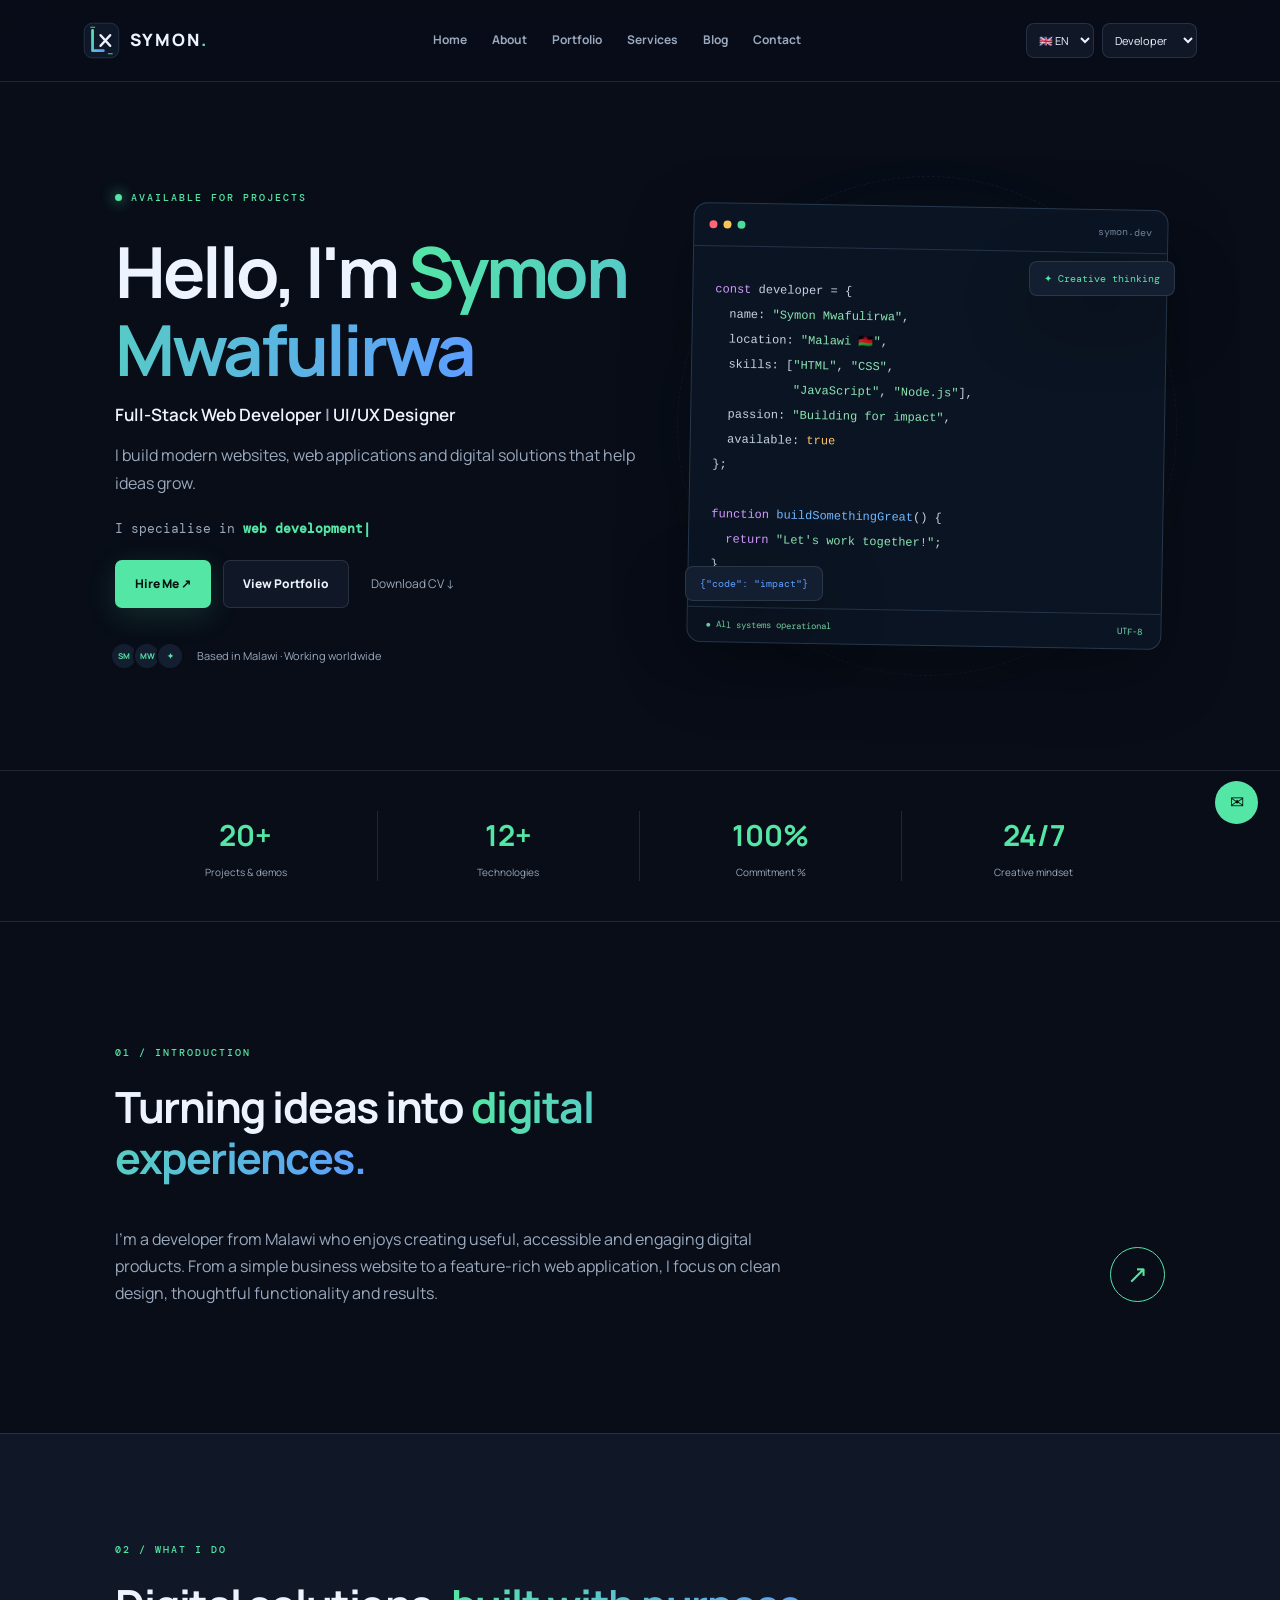
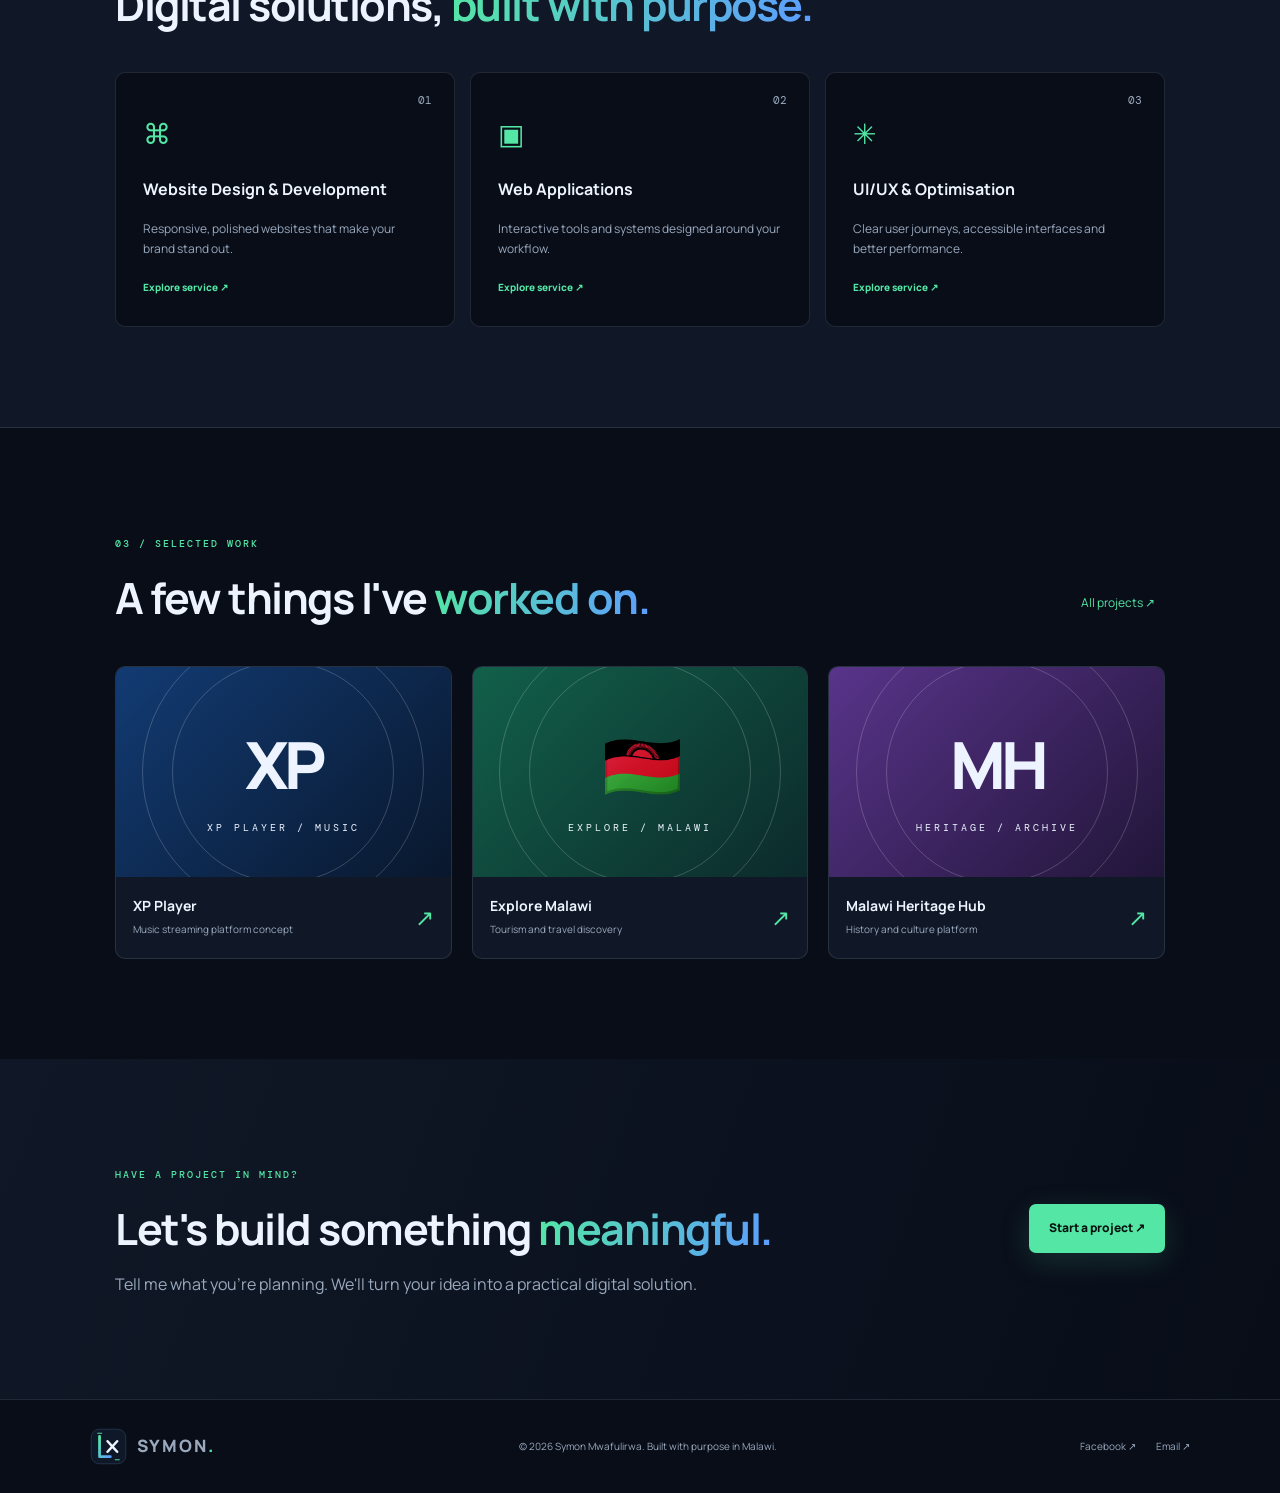
<file: index.html>
<!DOCTYPE html>
<html lang="en">
<head>
<meta charset="UTF-8"><meta name="viewport" content="width=device-width, initial-scale=1">
<title>Symon Mwafulirwa | Full-Stack Web Developer</title>
<meta name="description" content="Symon Mwafulirwa is a Malawian full-stack web developer and UI/UX designer creating modern websites, web applications and digital solutions.">
<meta name="keywords" content="Symon Mwafulirwa, Malawi web developer, website design, full-stack developer, UI UX">
<meta name="author" content="Symon Mwafulirwa"><meta name="theme-color" content="#080d18">
<meta property="og:title" content="Symon Mwafulirwa | Web Developer"><meta property="og:description" content="Modern websites, web applications and digital solutions."><meta property="og:type" content="website">
<link rel="icon" href="favicon.svg" type="image/svg+xml"><link rel="stylesheet" href="style.css">
<script defer src="translations.js"></script><script defer src="script.js"></script>
</head><body>
<div class="scroll-progress"></div>
<header class="header"><a class="brand" href="index.html"><img src="logo.svg" alt="SM logo"><span>SYMON<span class="accent">.</span></span></a>
<button class="menu-toggle" aria-label="Toggle navigation">☰</button>
<nav class="nav"><a href="#home" data-i18n="navHome">Home</a><a href="about.html" data-i18n="navAbout">About</a><a href="portfolio.html" data-i18n="navPortfolio">Portfolio</a><a href="services.html" data-i18n="navServices">Services</a><a href="blog.html" data-i18n="navBlog">Blog</a><a href="contact.html" data-i18n="navContact">Contact</a></nav>
<div class="header-tools"><select id="language" aria-label="Language"><option value="en">🇬🇧 EN</option><option value="ny">🇲🇼 NY</option></select><select id="theme" aria-label="Theme"><option value="dark">Developer</option><option value="cyber">Cyberpunk</option><option value="gold">Gold</option><option value="malawi">Malawi</option></select></div></header>
<main>
<section class="hero section" id="home"><div class="hero-copy"><span class="eyebrow"><i></i><span data-i18n="available">AVAILABLE FOR PROJECTS</span></span><h1 data-i18n="heroTitle">Hello, I'm <span class="gradient-text">Symon Mwafulirwa</span></h1><h2>Full-Stack Web Developer <span class="muted">|</span> UI/UX Designer</h2><p class="hero-lead" data-i18n="heroLead">I build modern websites, web applications and digital solutions that help ideas grow.</p><div class="typing-line"><span data-i18n="specialise">I specialise in</span> <strong id="typing">web development</strong><b class="cursor">|</b></div><div class="actions"><a class="btn primary" href="contact.html" data-i18n="hire">Hire Me ↗</a><a class="btn secondary" href="portfolio.html" data-i18n="viewWork">View Portfolio</a><a class="text-link" href="assets/Symon-Mwafulirwa-CV.txt" download data-i18n="downloadCv">Download CV ↓</a></div><div class="social-proof"><span class="avatar-stack"><b>SM</b><b>MW</b><b>✦</b></span><span data-i18n="based">Based in Malawi · Working worldwide</span></div></div>
<div class="hero-visual"><div class="orbit orbit-one"></div><div class="orbit orbit-two"></div><div class="code-card"><div class="window-dots"><i></i><i></i><i></i><span>symon.dev</span></div><pre><code><span class="code-purple">const</span> developer = {
  name: <span class="code-green">"Symon Mwafulirwa"</span>,
  location: <span class="code-green">"Malawi 🇲🇼"</span>,
  skills: [<span class="code-green">"HTML"</span>, <span class="code-green">"CSS"</span>,
           <span class="code-green">"JavaScript"</span>, <span class="code-green">"Node.js"</span>],
  passion: <span class="code-green">"Building for impact"</span>,
  available: <span class="code-orange">true</span>
};

<span class="code-purple">function</span> <span class="code-blue">buildSomethingGreat</span>() {
  <span class="code-purple">return</span> <span class="code-green">"Let's work together!"</span>;
}</code></pre><div class="code-footer"><span>● All systems operational</span><span>UTF-8</span></div></div><div class="float-tag tag-one">✦ Creative thinking</div><div class="float-tag tag-two">{"code": "impact"}</div><div class="hero-glow"></div></div></section>
<section class="stats section compact"><div class="stat"><strong data-count="20">0</strong><span data-i18n="projectsStat">Projects & demos</span></div><div class="stat"><strong data-count="12">0</strong><span data-i18n="techStat">Technologies</span></div><div class="stat"><strong data-count="100">0</strong><span data-i18n="commitStat">Commitment %</span></div><div class="stat"><strong>24/7</strong><span data-i18n="creativeStat">Creative mindset</span></div></section>
<section class="section intro"><div class="section-heading"><span class="eyebrow">01 / <span data-i18n="introLabel">INTRODUCTION</span></span><h2 data-i18n="introTitle">Turning ideas into <span class="gradient-text">digital experiences.</span></h2></div><div class="intro-grid"><p data-i18n="introText">I'm a developer from Malawi who enjoys creating useful, accessible and engaging digital products. From a simple business website to a feature-rich web application, I focus on clean design, thoughtful functionality and results.</p><a class="circle-link" href="about.html">↗</a></div></section>
<section class="section dark-panel"><div class="section-heading"><span class="eyebrow">02 / WHAT I DO</span><h2 data-i18n="servicesTitle">Digital solutions, <span class="gradient-text">built with purpose.</span></h2></div><div class="service-grid"><article class="service-card"><span>01</span><div class="service-icon">⌘</div><h3 data-i18n="serviceWeb">Website Design & Development</h3><p data-i18n="serviceWebDesc">Responsive, polished websites that make your brand stand out.</p><a href="services.html">Explore service ↗</a></article><article class="service-card"><span>02</span><div class="service-icon">▣</div><h3 data-i18n="serviceApp">Web Applications</h3><p data-i18n="serviceAppDesc">Interactive tools and systems designed around your workflow.</p><a href="services.html">Explore service ↗</a></article><article class="service-card"><span>03</span><div class="service-icon">✳</div><h3 data-i18n="serviceDesign">UI/UX & Optimisation</h3><p data-i18n="serviceDesignDesc">Clear user journeys, accessible interfaces and better performance.</p><a href="services.html">Explore service ↗</a></article></div></section>
<section class="section featured"><div class="section-heading row-heading"><div><span class="eyebrow">03 / SELECTED WORK</span><h2 data-i18n="workTitle">A few things I've <span class="gradient-text">worked on.</span></h2></div><a class="text-link" href="portfolio.html" data-i18n="allProjects">All projects ↗</a></div><div class="project-grid"><article class="project-card"><div class="project-art art-blue"><span>XP</span><small>XP PLAYER / MUSIC</small></div><div class="project-meta"><div><h3>XP Player</h3><p>Music streaming platform concept</p></div><a href="portfolio.html">↗</a></div></article><article class="project-card"><div class="project-art art-green"><span>🇲🇼</span><small>EXPLORE / MALAWI</small></div><div class="project-meta"><div><h3>Explore Malawi</h3><p>Tourism and travel discovery</p></div><a href="portfolio.html">↗</a></div></article><article class="project-card"><div class="project-art art-purple"><span>MH</span><small>HERITAGE / ARCHIVE</small></div><div class="project-meta"><div><h3>Malawi Heritage Hub</h3><p>History and culture platform</p></div><a href="portfolio.html">↗</a></div></article></div></section>
<section class="cta section"><div><span class="eyebrow">HAVE A PROJECT IN MIND?</span><h2 data-i18n="ctaTitle">Let's build something <span class="gradient-text">meaningful.</span></h2><p data-i18n="ctaText">Tell me what you're planning. We'll turn your idea into a practical digital solution.</p></div><a class="btn primary" href="contact.html" data-i18n="startProject">Start a project ↗</a></section>
</main><footer class="footer"><a class="brand" href="index.html"><img src="logo.svg" alt=""><span>SYMON<span class="accent">.</span></span></a><p>© <span id="year"></span> Symon Mwafulirwa. <span data-i18n="rights">Built with purpose in Malawi.</span></p><div><a href="https://www.facebook.com/search/top?q=deon%20symon" target="_blank" rel="noopener">Facebook ↗</a><a href="mailto:mwafukulture02@gmail.com">Email ↗</a></div></footer>
<button class="back-top" aria-label="Back to top">↑</button><button class="chat-launch" aria-label="Open chat">✉</button><div class="chat-box" aria-live="polite"><div class="chat-head"><b>Symon · Quick contact</b><button class="chat-close" aria-label="Close chat">×</button></div><p>Hi! What would you like to build?</p><div class="chat-choices"><a href="https://wa.me/265994047333?text=Hello%20Symon%2C%20I%20would%20like%20to%20discuss%20a%20project." target="_blank" rel="noopener">Request a quotation ↗</a><a href="mailto:mwafukulture02@gmail.com?subject=Project%20inquiry">Ask a question ↗</a></div></div>
</body></html>
</file>
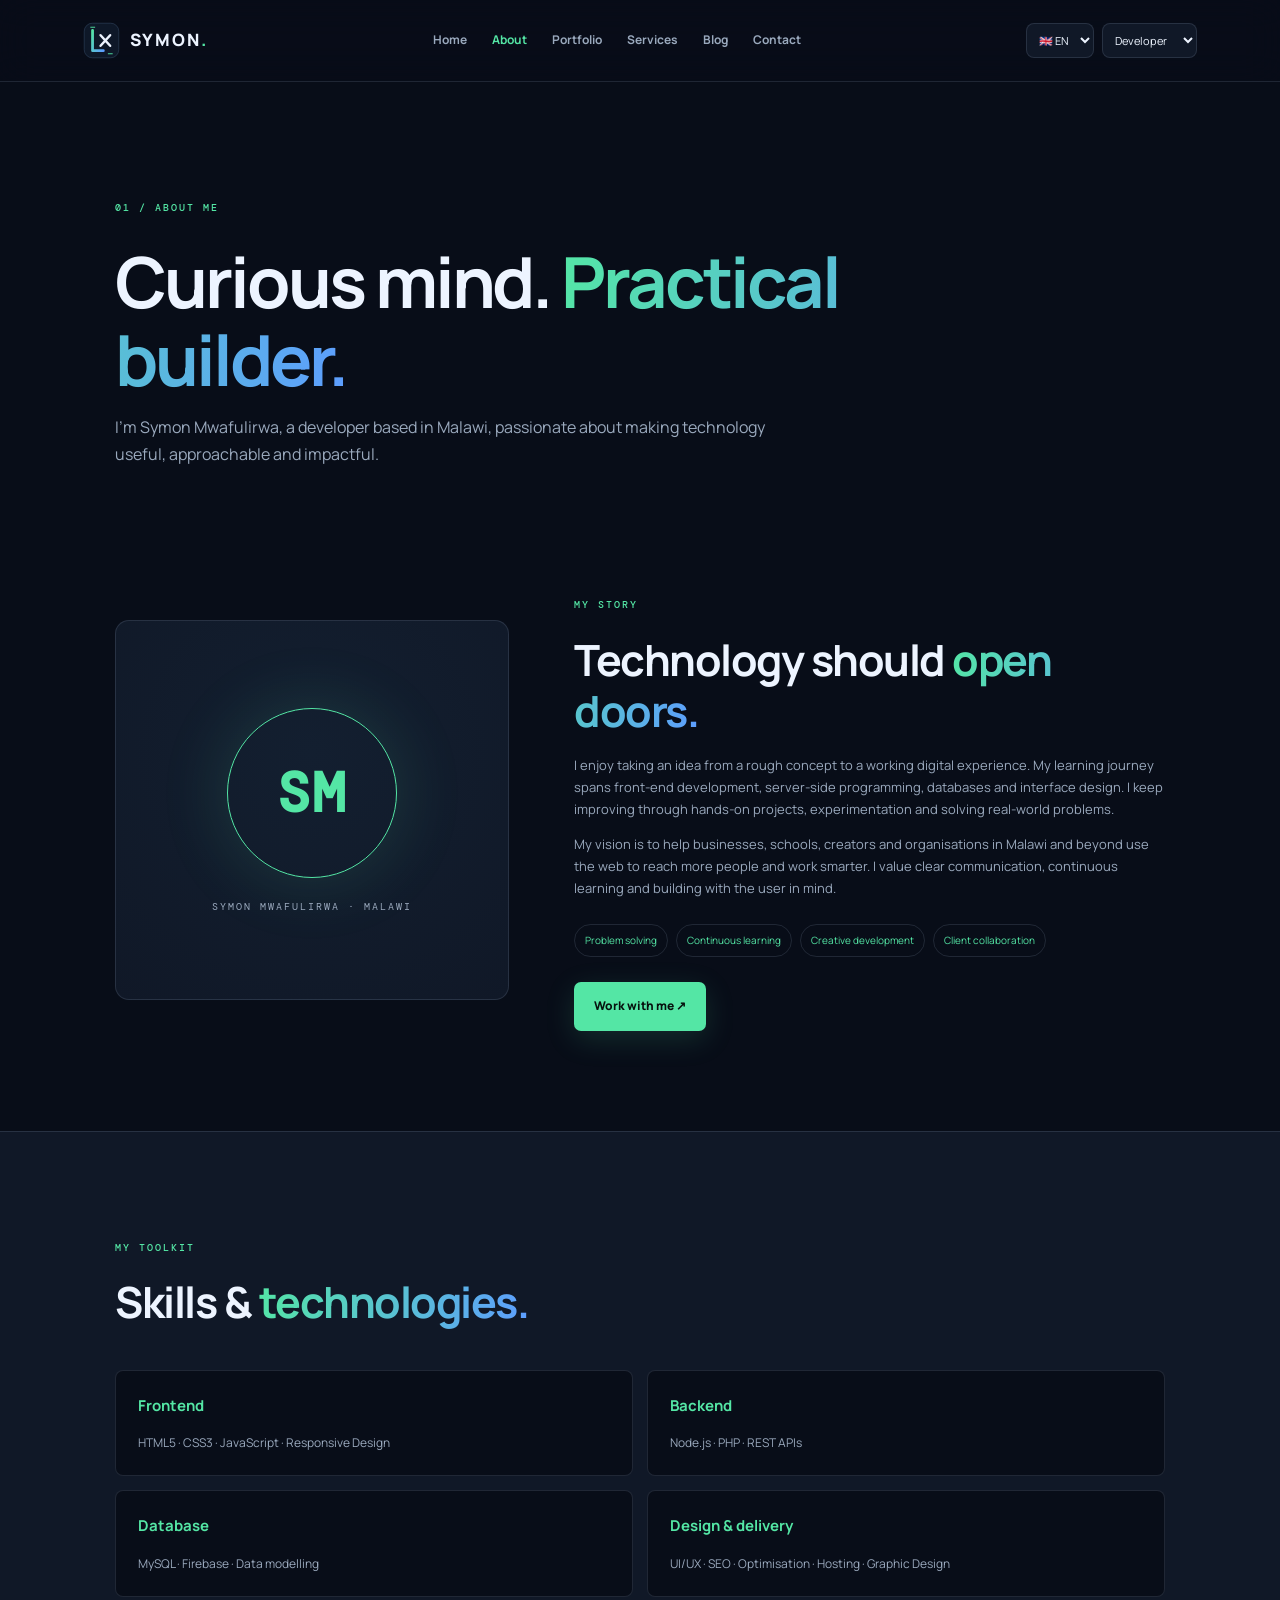
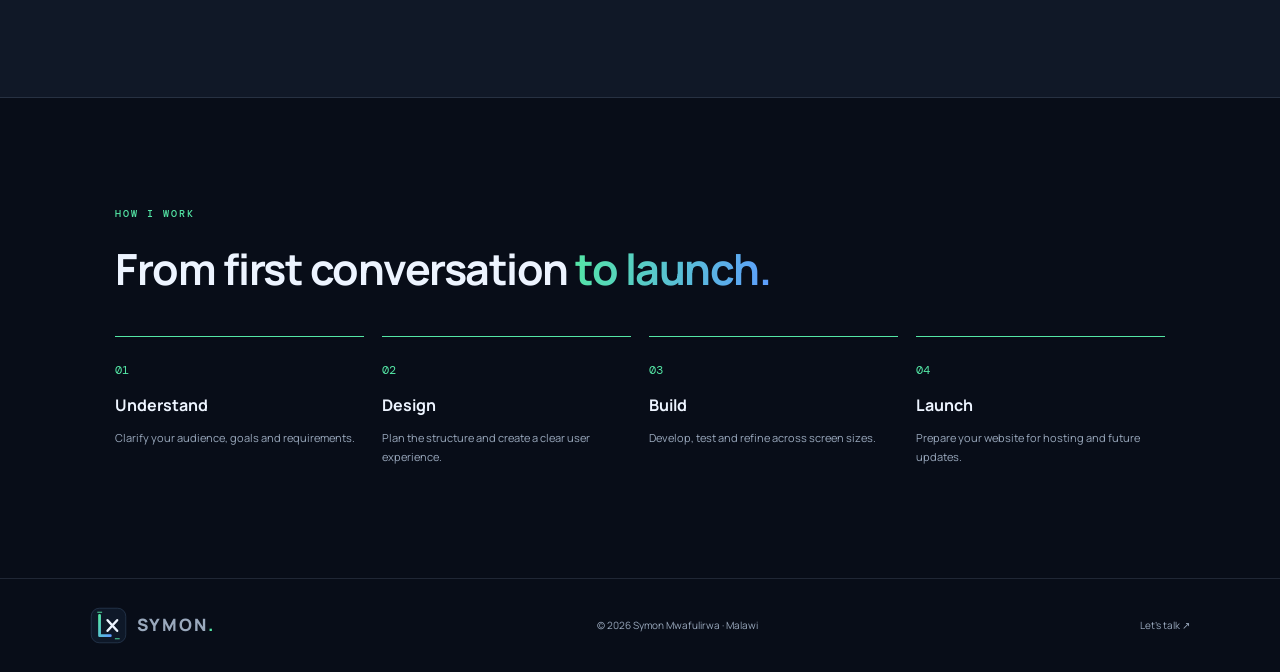
<file: about.html>
<!DOCTYPE html><html lang="en"><head><meta charset="UTF-8"><meta name="viewport" content="width=device-width,initial-scale=1"><title>About Symon | Developer</title><meta name="description" content="Learn about Symon Mwafulirwa, a Malawian web developer and software programmer."><link rel="icon" href="favicon.svg"><link rel="stylesheet" href="style.css"><script defer src="translations.js"></script><script defer src="script.js"></script></head><body><header class="header"><a class="brand" href="index.html"><img src="logo.svg"><span>SYMON<span class="accent">.</span></span></a><button class="menu-toggle">☰</button><nav class="nav"><a href="index.html">Home</a><a class="active" href="about.html">About</a><a href="portfolio.html">Portfolio</a><a href="services.html">Services</a><a href="blog.html">Blog</a><a href="contact.html">Contact</a></nav><div class="header-tools"><select id="language"><option value="en">🇬🇧 EN</option><option value="ny">🇲🇼 NY</option></select><select id="theme"><option value="dark">Developer</option><option value="cyber">Cyberpunk</option><option value="gold">Gold</option><option value="malawi">Malawi</option></select></div></header><main><section class="page-hero section"><span class="eyebrow">01 / ABOUT ME</span><h1>Curious mind. <span class="gradient-text">Practical builder.</span></h1><p>I’m Symon Mwafulirwa, a developer based in Malawi, passionate about making technology useful, approachable and impactful.</p></section><section class="section about-layout"><div class="profile-placeholder"><div class="profile-monogram">SM</div><span>SYMON MWAFULIRWA · MALAWI</span></div><div><span class="eyebrow">MY STORY</span><h2>Technology should <span class="gradient-text">open doors.</span></h2><p>I enjoy taking an idea from a rough concept to a working digital experience. My learning journey spans front-end development, server-side programming, databases and interface design. I keep improving through hands-on projects, experimentation and solving real-world problems.</p><p>My vision is to help businesses, schools, creators and organisations in Malawi and beyond use the web to reach more people and work smarter. I value clear communication, continuous learning and building with the user in mind.</p><div class="pill-list"><span>Problem solving</span><span>Continuous learning</span><span>Creative development</span><span>Client collaboration</span></div><a class="btn primary" href="contact.html">Work with me ↗</a></div></section><section class="section dark-panel"><div class="section-heading"><span class="eyebrow">MY TOOLKIT</span><h2>Skills & <span class="gradient-text">technologies.</span></h2></div><div class="skills-grid"><div class="skill-group"><h3>Frontend</h3><p>HTML5 · CSS3 · JavaScript · Responsive Design</p></div><div class="skill-group"><h3>Backend</h3><p>Node.js · PHP · REST APIs</p></div><div class="skill-group"><h3>Database</h3><p>MySQL · Firebase · Data modelling</p></div><div class="skill-group"><h3>Design & delivery</h3><p>UI/UX · SEO · Optimisation · Hosting · Graphic Design</p></div></div></section><section class="section"><div class="section-heading"><span class="eyebrow">HOW I WORK</span><h2>From first conversation <span class="gradient-text">to launch.</span></h2></div><div class="timeline"><article><b>01</b><h3>Understand</h3><p>Clarify your audience, goals and requirements.</p></article><article><b>02</b><h3>Design</h3><p>Plan the structure and create a clear user experience.</p></article><article><b>03</b><h3>Build</h3><p>Develop, test and refine across screen sizes.</p></article><article><b>04</b><h3>Launch</h3><p>Prepare your website for hosting and future updates.</p></article></div></section></main><footer class="footer"><a class="brand" href="index.html"><img src="logo.svg"><span>SYMON<span class="accent">.</span></span></a><p>© <span id="year"></span> Symon Mwafulirwa · Malawi</p><a href="contact.html">Let's talk ↗</a></footer><button class="back-top">↑</button></body></html>
</file>
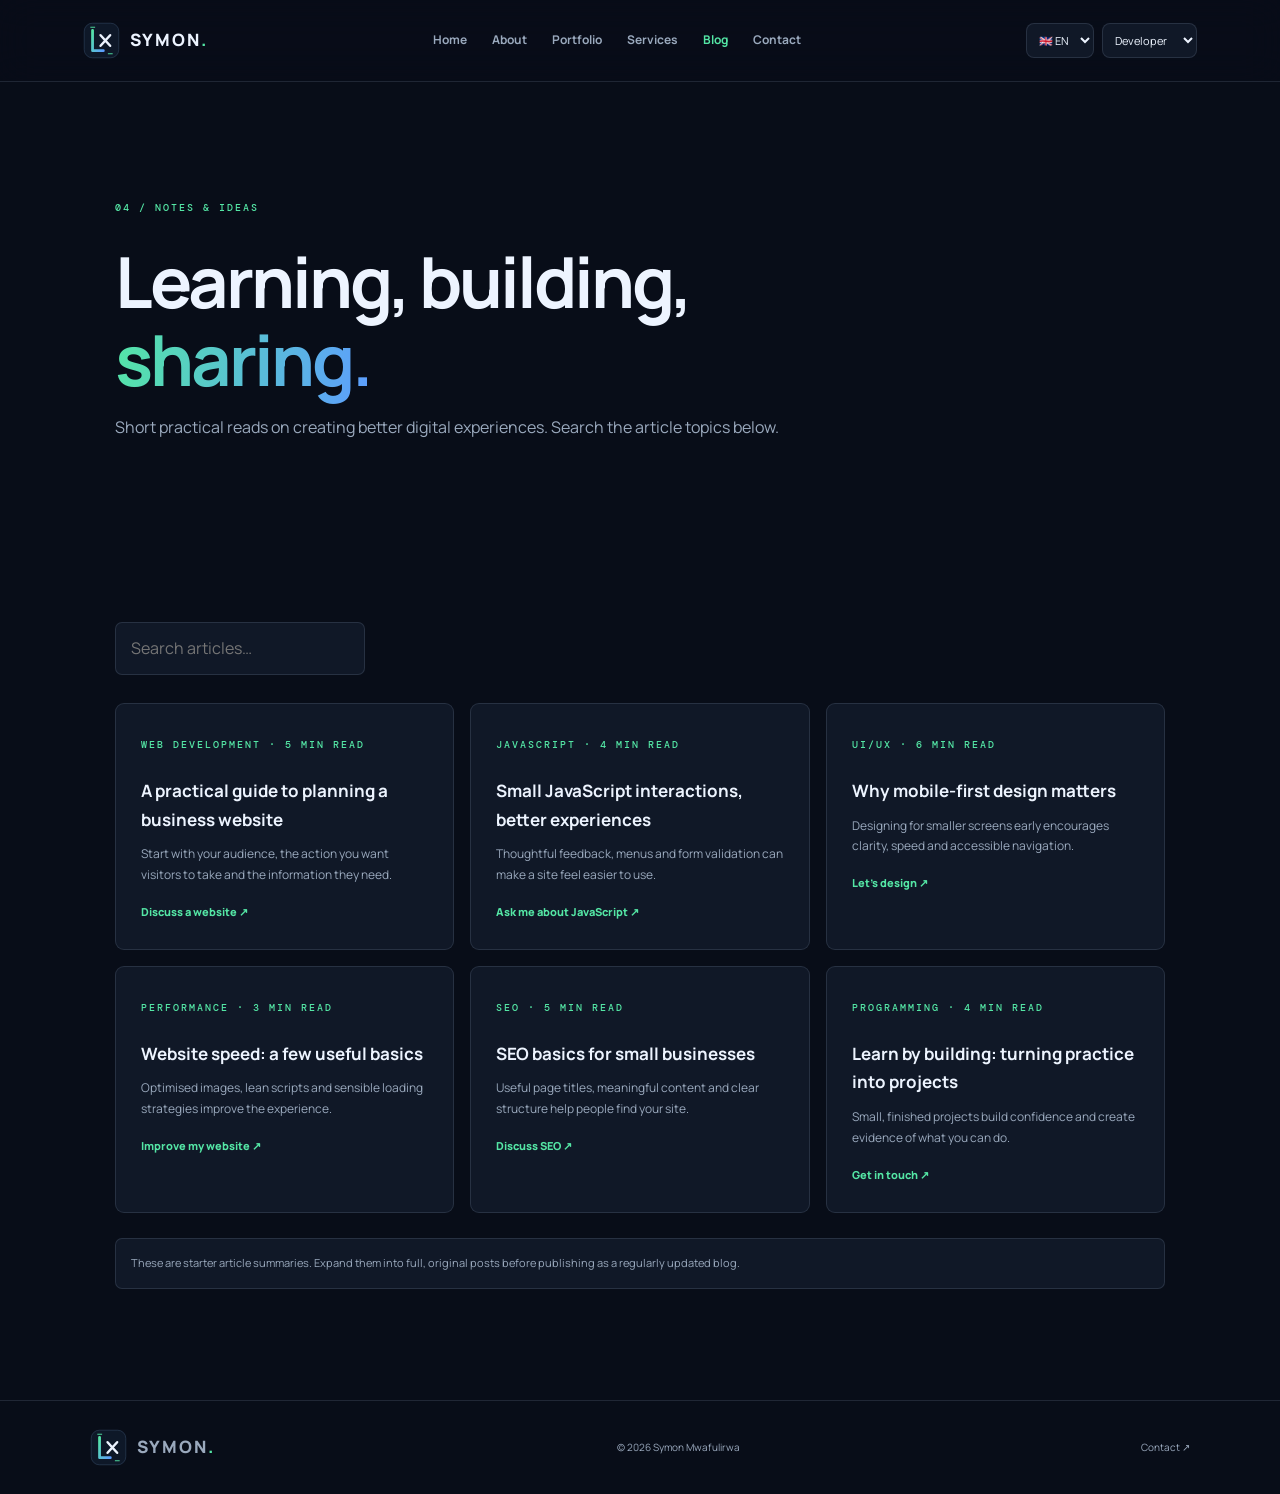
<file: blog.html>
<!DOCTYPE html><html lang="en"><head><meta charset="UTF-8"><meta name="viewport" content="width=device-width,initial-scale=1"><title>Blog | Symon Mwafulirwa</title><meta name="description" content="Notes and practical articles about web development, JavaScript, UI/UX and technology."><link rel="icon" href="favicon.svg"><link rel="stylesheet" href="style.css"><script defer src="translations.js"></script><script defer src="script.js"></script></head><body><header class="header"><a class="brand" href="index.html"><img src="logo.svg"><span>SYMON<span class="accent">.</span></span></a><button class="menu-toggle">☰</button><nav class="nav"><a href="index.html">Home</a><a href="about.html">About</a><a href="portfolio.html">Portfolio</a><a href="services.html">Services</a><a class="active" href="blog.html">Blog</a><a href="contact.html">Contact</a></nav><div class="header-tools"><select id="language"><option value="en">🇬🇧 EN</option><option value="ny">🇲🇼 NY</option></select><select id="theme"><option value="dark">Developer</option><option value="cyber">Cyberpunk</option><option value="gold">Gold</option><option value="malawi">Malawi</option></select></div></header><main><section class="page-hero section"><span class="eyebrow">04 / NOTES & IDEAS</span><h1>Learning, building, <span class="gradient-text">sharing.</span></h1><p>Short practical reads on creating better digital experiences. Search the article topics below.</p></section><section class="section"><div class="portfolio-controls"><input type="search" id="blogSearch" placeholder="Search articles…" aria-label="Search articles"></div><div class="blog-grid" id="blogGrid"><article class="blog-card" data-name="A practical guide to planning a business website"><span class="eyebrow">WEB DEVELOPMENT · 5 MIN READ</span><h3>A practical guide to planning a business website</h3><p>Start with your audience, the action you want visitors to take and the information they need.</p><a href="contact.html?subject=Business%20website%20planning">Discuss a website ↗</a></article><article class="blog-card" data-name="JavaScript small interactions better experience"><span class="eyebrow">JAVASCRIPT · 4 MIN READ</span><h3>Small JavaScript interactions, better experiences</h3><p>Thoughtful feedback, menus and form validation can make a site feel easier to use.</p><a href="contact.html?subject=JavaScript%20project">Ask me about JavaScript ↗</a></article><article class="blog-card" data-name="Mobile first UI UX design"><span class="eyebrow">UI/UX · 6 MIN READ</span><h3>Why mobile-first design matters</h3><p>Designing for smaller screens early encourages clarity, speed and accessible navigation.</p><a href="contact.html?subject=UI%20UX%20design">Let's design ↗</a></article><article class="blog-card" data-name="Website speed optimisation basics"><span class="eyebrow">PERFORMANCE · 3 MIN READ</span><h3>Website speed: a few useful basics</h3><p>Optimised images, lean scripts and sensible loading strategies improve the experience.</p><a href="contact.html?subject=Website%20optimisation">Improve my website ↗</a></article><article class="blog-card" data-name="SEO basics for small businesses"><span class="eyebrow">SEO · 5 MIN READ</span><h3>SEO basics for small businesses</h3><p>Useful page titles, meaningful content and clear structure help people find your site.</p><a href="contact.html?subject=SEO">Discuss SEO ↗</a></article><article class="blog-card" data-name="Learning to code through projects"><span class="eyebrow">PROGRAMMING · 4 MIN READ</span><h3>Learn by building: turning practice into projects</h3><p>Small, finished projects build confidence and create evidence of what you can do.</p><a href="contact.html?subject=Development%20mentoring">Get in touch ↗</a></article></div><p class="empty-state" id="blogEmpty" hidden>No articles match your search.</p><p class="notice">These are starter article summaries. Expand them into full, original posts before publishing as a regularly updated blog.</p></section></main><footer class="footer"><a class="brand" href="index.html"><img src="logo.svg"><span>SYMON<span class="accent">.</span></span></a><p>© <span id="year"></span> Symon Mwafulirwa</p><a href="contact.html">Contact ↗</a></footer><button class="back-top">↑</button></body></html>
</file>
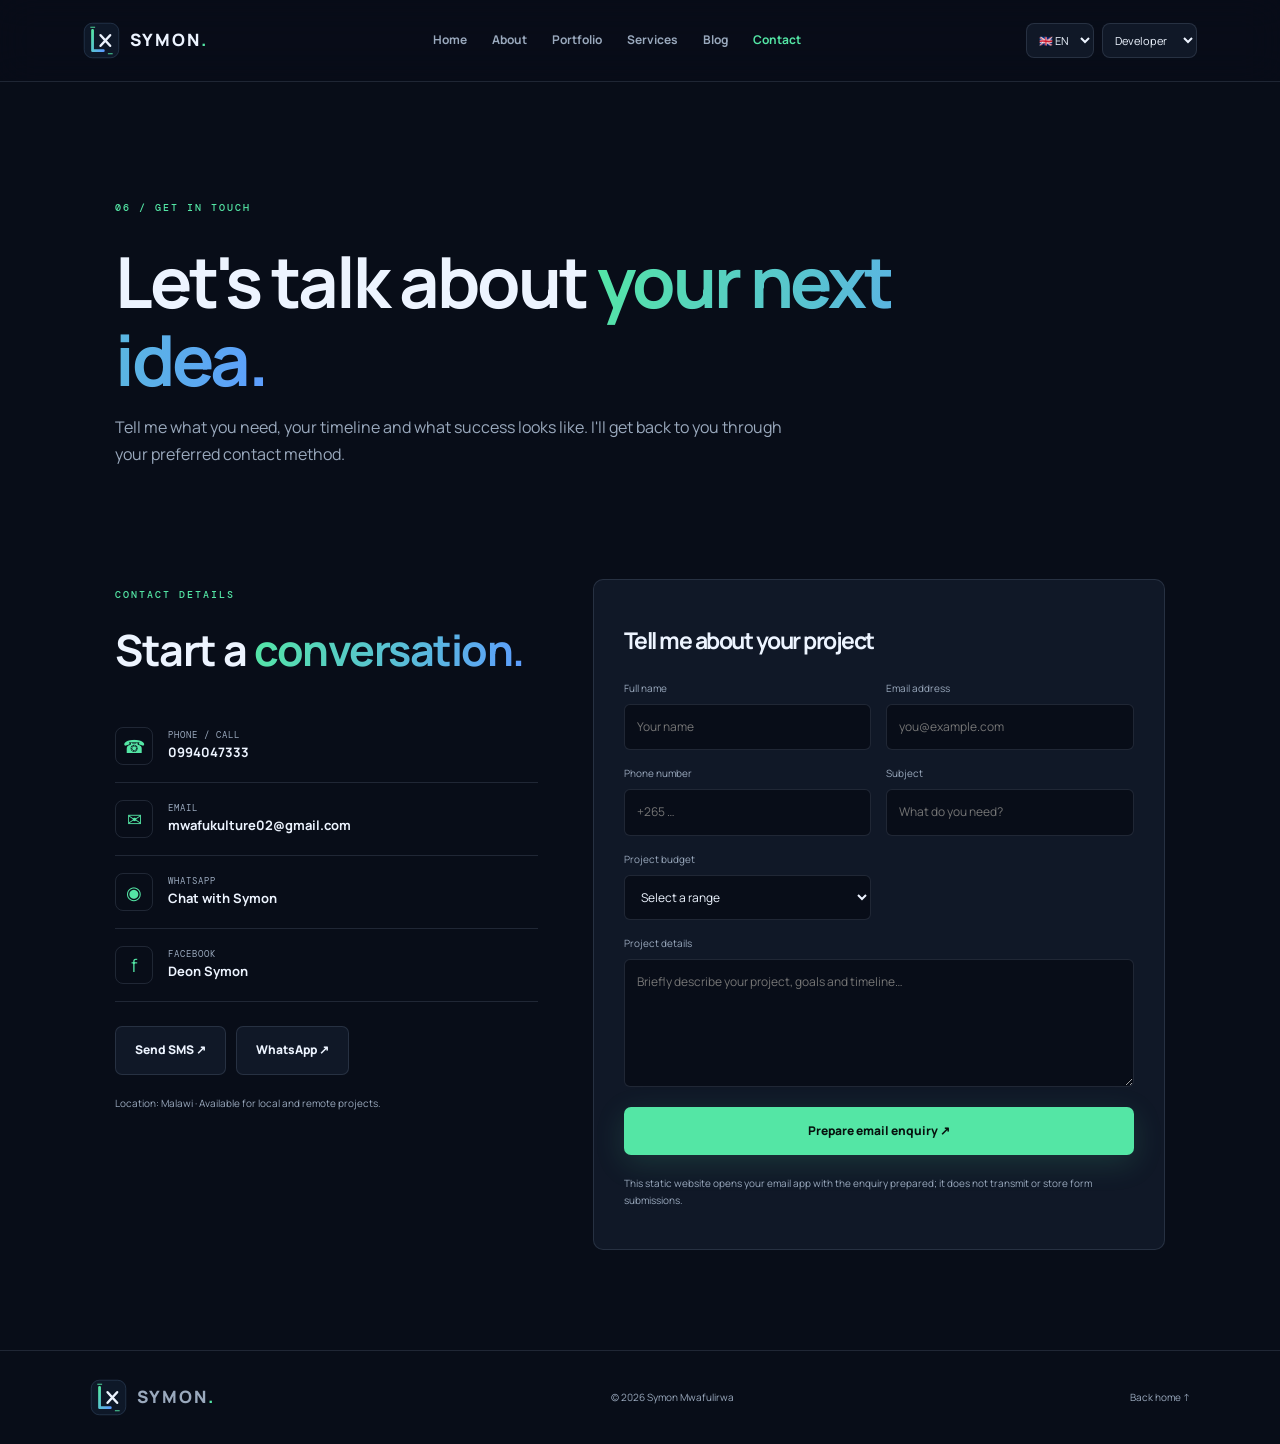
<file: contact.html>
<!DOCTYPE html><html lang="en"><head><meta charset="UTF-8"><meta name="viewport" content="width=device-width,initial-scale=1"><title>Contact Symon | Start a Project</title><meta name="description" content="Contact Symon Mwafulirwa in Malawi for website design, web development and software projects."><link rel="icon" href="favicon.svg"><link rel="stylesheet" href="style.css"><script defer src="translations.js"></script><script defer src="script.js"></script></head><body><header class="header"><a class="brand" href="index.html"><img src="logo.svg"><span>SYMON<span class="accent">.</span></span></a><button class="menu-toggle">☰</button><nav class="nav"><a href="index.html">Home</a><a href="about.html">About</a><a href="portfolio.html">Portfolio</a><a href="services.html">Services</a><a href="blog.html">Blog</a><a class="active" href="contact.html">Contact</a></nav><div class="header-tools"><select id="language"><option value="en">🇬🇧 EN</option><option value="ny">🇲🇼 NY</option></select><select id="theme"><option value="dark">Developer</option><option value="cyber">Cyberpunk</option><option value="gold">Gold</option><option value="malawi">Malawi</option></select></div></header><main><section class="page-hero section"><span class="eyebrow">06 / GET IN TOUCH</span><h1>Let's talk about <span class="gradient-text">your next idea.</span></h1><p>Tell me what you need, your timeline and what success looks like. I'll get back to you through your preferred contact method.</p></section><section class="section contact-layout"><div class="contact-info"><span class="eyebrow">CONTACT DETAILS</span><h2>Start a <span class="gradient-text">conversation.</span></h2><a class="contact-row" href="tel:0994047333"><span>☎</span><div><small>PHONE / CALL</small><b>0994047333</b></div></a><a class="contact-row" href="mailto:mwafukulture02@gmail.com"><span>✉</span><div><small>EMAIL</small><b>mwafukulture02@gmail.com</b></div></a><a class="contact-row" href="https://wa.me/265994047333" target="_blank" rel="noopener"><span>◉</span><div><small>WHATSAPP</small><b>Chat with Symon</b></div></a><a class="contact-row" href="https://www.facebook.com/search/top?q=deon%20symon" target="_blank" rel="noopener"><span>f</span><div><small>FACEBOOK</small><b>Deon Symon</b></div></a><div class="quick-actions"><a class="btn secondary" href="sms:0994047333">Send SMS ↗</a><a class="btn secondary" href="https://wa.me/265994047333" target="_blank" rel="noopener">WhatsApp ↗</a></div><p class="small-note">Location: Malawi · Available for local and remote projects.</p></div><form class="contact-form" id="contactForm"><h2>Tell me about your project</h2><div class="form-grid"><label>Full name<input name="name" required autocomplete="name" placeholder="Your name"></label><label>Email address<input name="email" type="email" required autocomplete="email" placeholder="you@example.com"></label><label>Phone number<input name="phone" type="tel" autocomplete="tel" placeholder="+265 …"></label><label>Subject<input name="subject" id="subjectField" required placeholder="What do you need?"></label><label>Project budget<select name="budget"><option value="">Select a range</option><option>Under MK100,000</option><option>MK100,000 – MK300,000</option><option>MK300,000 – MK700,000</option><option>MK700,000+</option><option>Let's discuss</option></select></label><label class="full">Project details<textarea name="message" rows="5" required placeholder="Briefly describe your project, goals and timeline…"></textarea></label></div><button class="btn primary submit-btn" type="submit">Prepare email enquiry ↗</button><p class="form-hint" id="formMessage" role="status">This static website opens your email app with the enquiry prepared; it does not transmit or store form submissions.</p></form></section></main><footer class="footer"><a class="brand" href="index.html"><img src="logo.svg"><span>SYMON<span class="accent">.</span></span></a><p>© <span id="year"></span> Symon Mwafulirwa</p><a href="index.html">Back home ↑</a></footer><button class="back-top">↑</button></body></html>
</file>
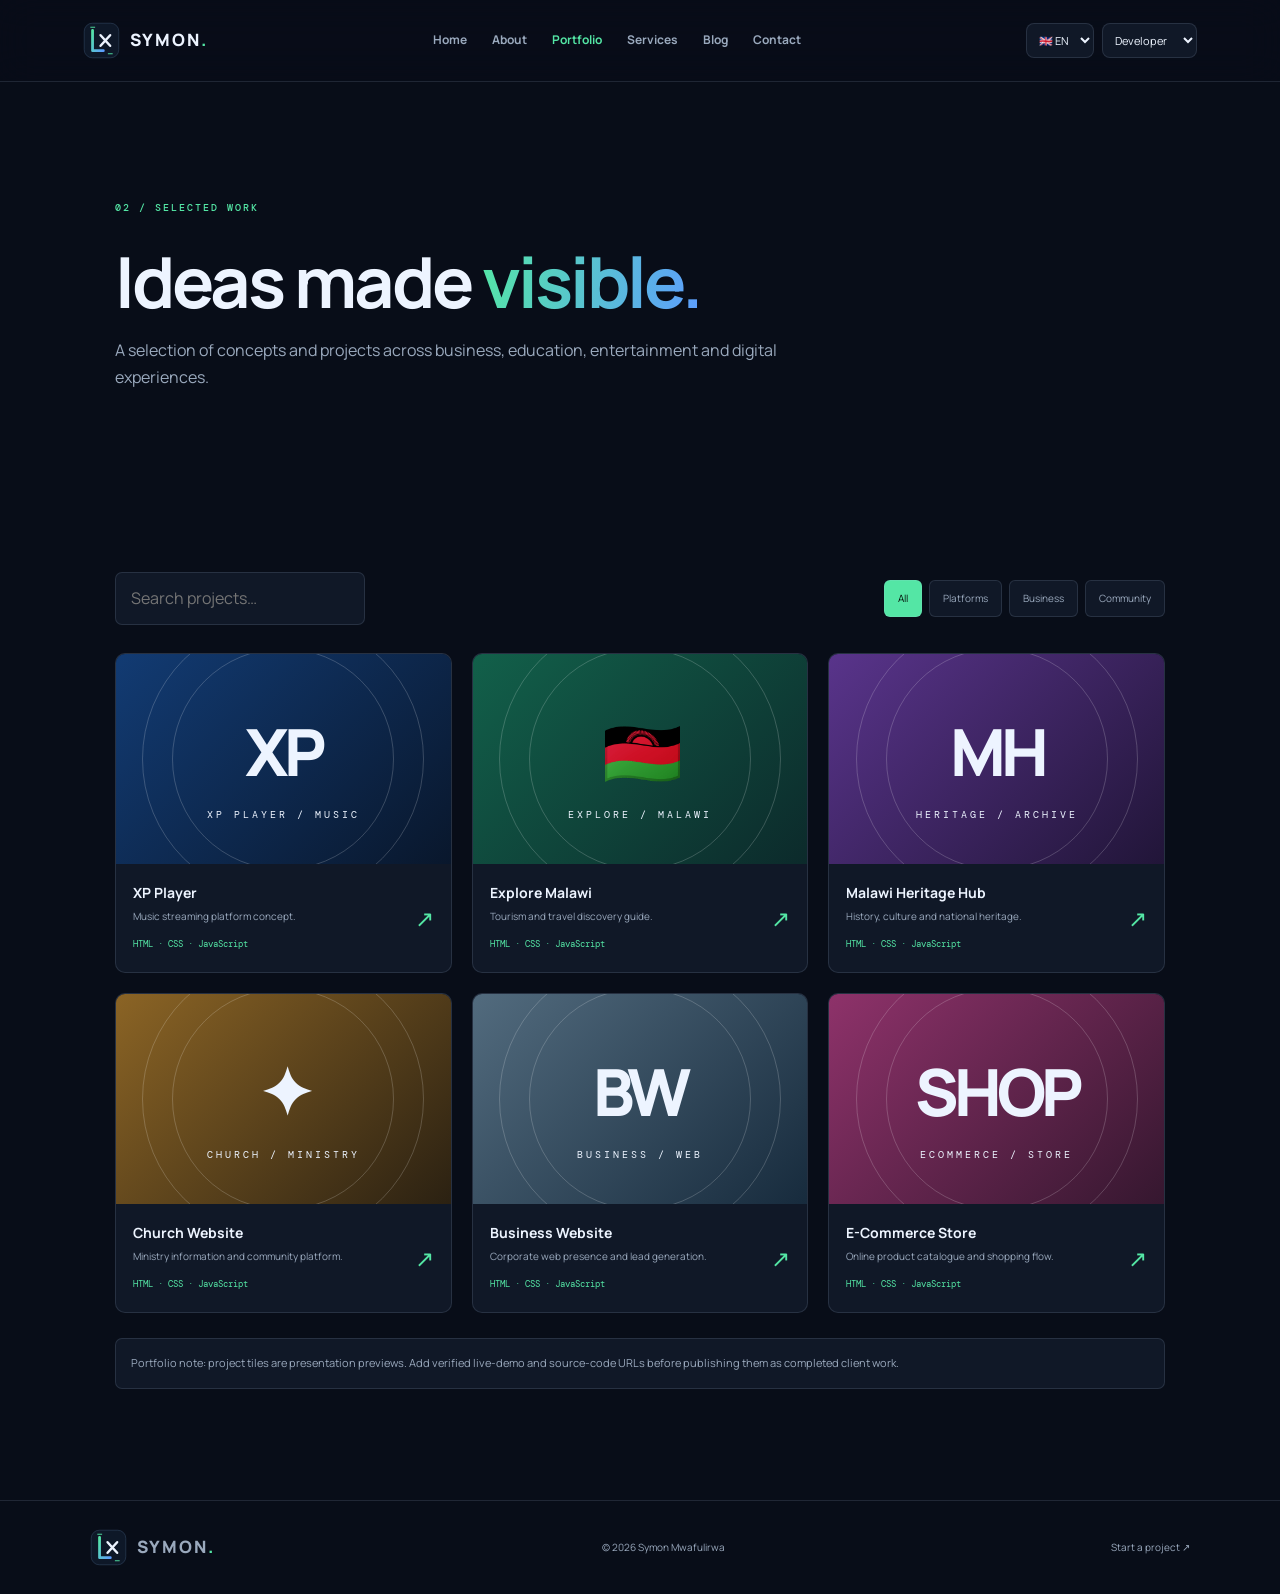
<file: portfolio.html>
<!DOCTYPE html><html lang="en"><head><meta charset="UTF-8"><meta name="viewport" content="width=device-width,initial-scale=1"><title>Portfolio | Symon Mwafulirwa</title><meta name="description" content="Explore website and web application concepts by Malawian developer Symon Mwafulirwa."><link rel="icon" href="favicon.svg"><link rel="stylesheet" href="style.css"><script defer src="translations.js"></script><script defer src="script.js"></script></head><body><header class="header"><a class="brand" href="index.html"><img src="logo.svg"><span>SYMON<span class="accent">.</span></span></a><button class="menu-toggle">☰</button><nav class="nav"><a href="index.html">Home</a><a href="about.html">About</a><a class="active" href="portfolio.html">Portfolio</a><a href="services.html">Services</a><a href="blog.html">Blog</a><a href="contact.html">Contact</a></nav><div class="header-tools"><select id="language"><option value="en">🇬🇧 EN</option><option value="ny">🇲🇼 NY</option></select><select id="theme"><option value="dark">Developer</option><option value="cyber">Cyberpunk</option><option value="gold">Gold</option><option value="malawi">Malawi</option></select></div></header><main><section class="page-hero section"><span class="eyebrow">02 / SELECTED WORK</span><h1>Ideas made <span class="gradient-text">visible.</span></h1><p>A selection of concepts and projects across business, education, entertainment and digital experiences.</p></section><section class="section"><div class="portfolio-controls"><input id="projectSearch" type="search" placeholder="Search projects…" aria-label="Search projects"><div class="filters"><button class="filter active" data-filter="all">All</button><button class="filter" data-filter="platform">Platforms</button><button class="filter" data-filter="business">Business</button><button class="filter" data-filter="community">Community</button></div></div><div class="project-grid portfolio-grid" id="portfolioGrid">
<article class="project-card" data-category="platform" data-name="XP Player music streaming"><div class="project-art art-blue"><span>XP</span><small>XP PLAYER / MUSIC</small></div><div class="project-meta"><div><h3>XP Player</h3><p>Music streaming platform concept.</p><small>HTML · CSS · JavaScript</small></div><a href="contact.html?project=XP%20Player" aria-label="Ask about XP Player">↗</a></div></article>
<article class="project-card" data-category="platform" data-name="Explore Malawi tourism travel"><div class="project-art art-green"><span>🇲🇼</span><small>EXPLORE / MALAWI</small></div><div class="project-meta"><div><h3>Explore Malawi</h3><p>Tourism and travel discovery guide.</p><small>HTML · CSS · JavaScript</small></div><a href="contact.html?project=Explore%20Malawi">↗</a></div></article>
<article class="project-card" data-category="community" data-name="Malawi Heritage Hub history culture"><div class="project-art art-purple"><span>MH</span><small>HERITAGE / ARCHIVE</small></div><div class="project-meta"><div><h3>Malawi Heritage Hub</h3><p>History, culture and national heritage.</p><small>HTML · CSS · JavaScript</small></div><a href="contact.html?project=Malawi%20Heritage%20Hub">↗</a></div></article>
<article class="project-card" data-category="community" data-name="Church ministry pastor"><div class="project-art art-gold"><span>✦</span><small>CHURCH / MINISTRY</small></div><div class="project-meta"><div><h3>Church Website</h3><p>Ministry information and community platform.</p><small>HTML · CSS · JavaScript</small></div><a href="contact.html?project=Church%20Website">↗</a></div></article>
<article class="project-card" data-category="business" data-name="Business corporate website"><div class="project-art art-slate"><span>BW</span><small>BUSINESS / WEB</small></div><div class="project-meta"><div><h3>Business Website</h3><p>Corporate web presence and lead generation.</p><small>HTML · CSS · JavaScript</small></div><a href="contact.html?project=Business%20Website">↗</a></div></article>
<article class="project-card" data-category="business" data-name="Ecommerce online shopping store"><div class="project-art art-pink"><span>SHOP</span><small>ECOMMERCE / STORE</small></div><div class="project-meta"><div><h3>E-Commerce Store</h3><p>Online product catalogue and shopping flow.</p><small>HTML · CSS · JavaScript</small></div><a href="contact.html?project=E-Commerce%20Store">↗</a></div></article></div><p class="empty-state" id="emptyState" hidden>No matching projects found.</p><p class="notice">Portfolio note: project tiles are presentation previews. Add verified live-demo and source-code URLs before publishing them as completed client work.</p></section></main><footer class="footer"><a class="brand" href="index.html"><img src="logo.svg"><span>SYMON<span class="accent">.</span></span></a><p>© <span id="year"></span> Symon Mwafulirwa</p><a href="contact.html">Start a project ↗</a></footer><button class="back-top">↑</button></body></html>
</file>
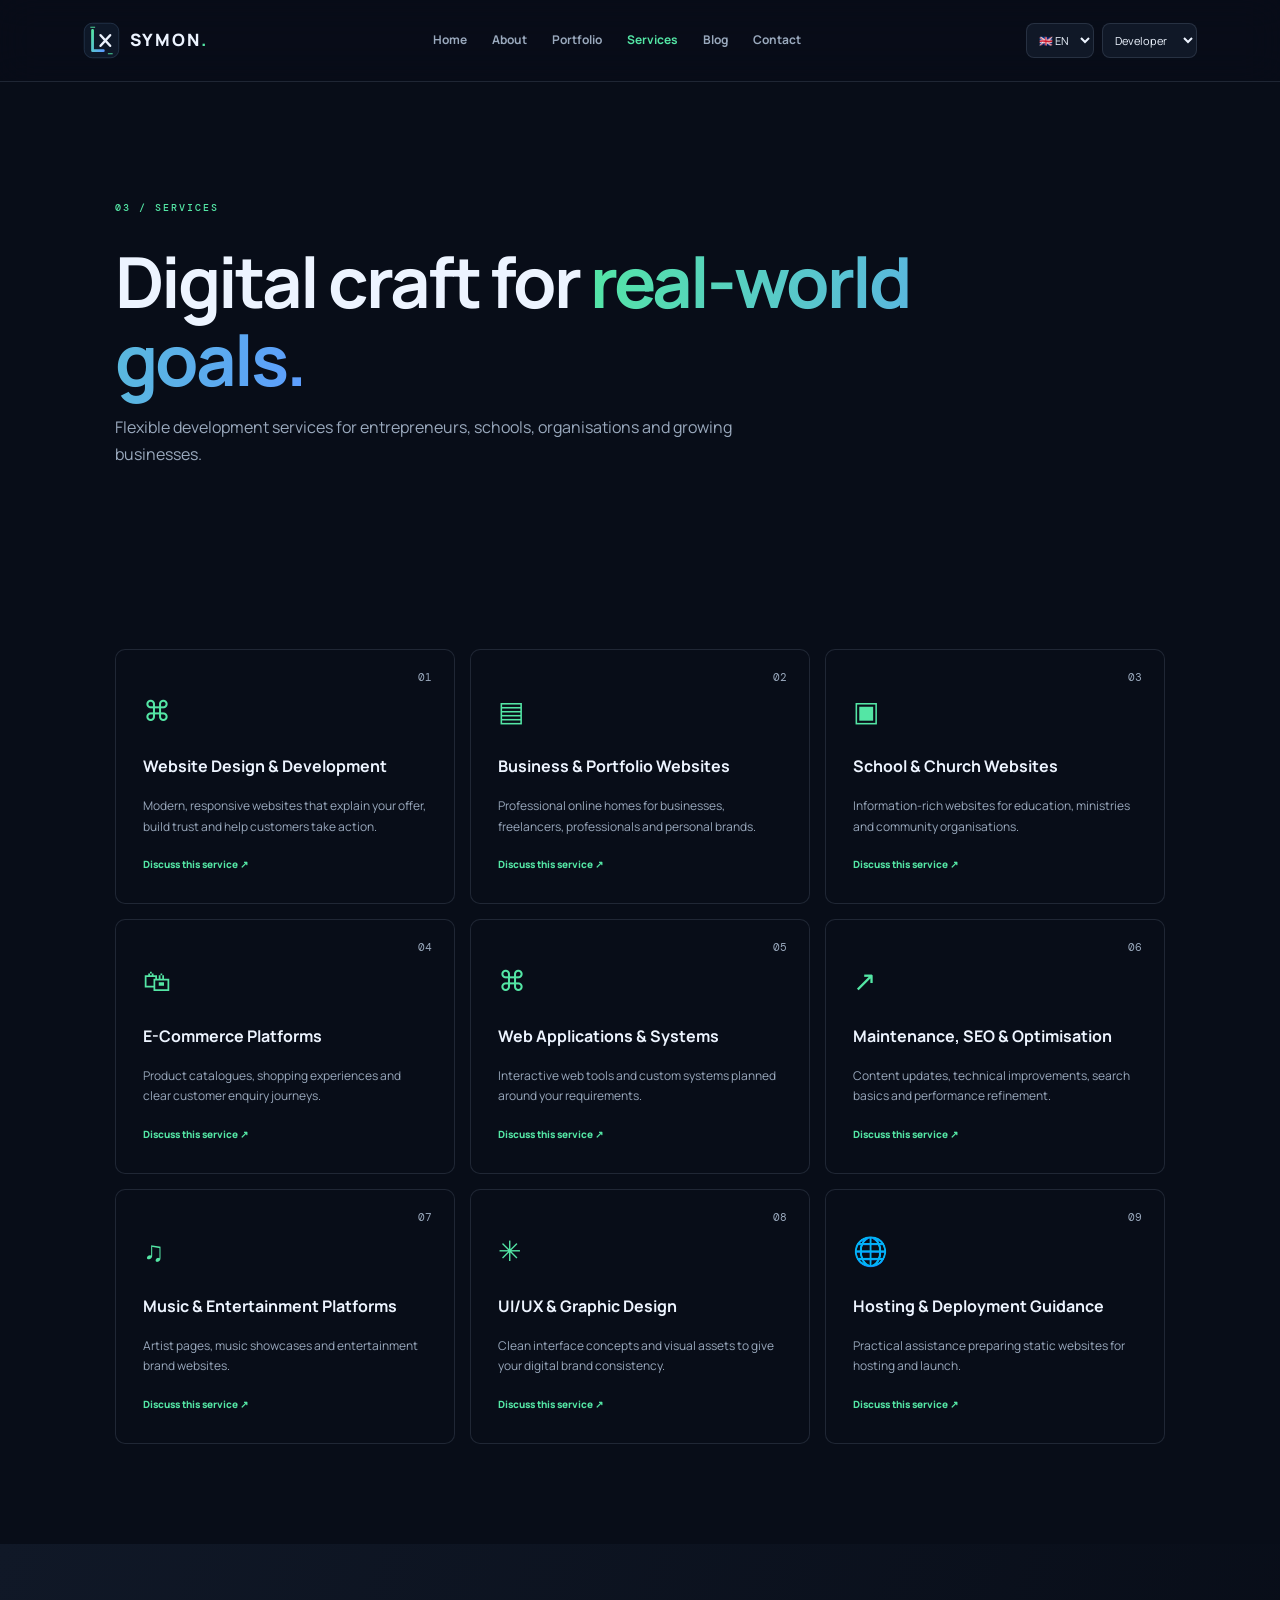
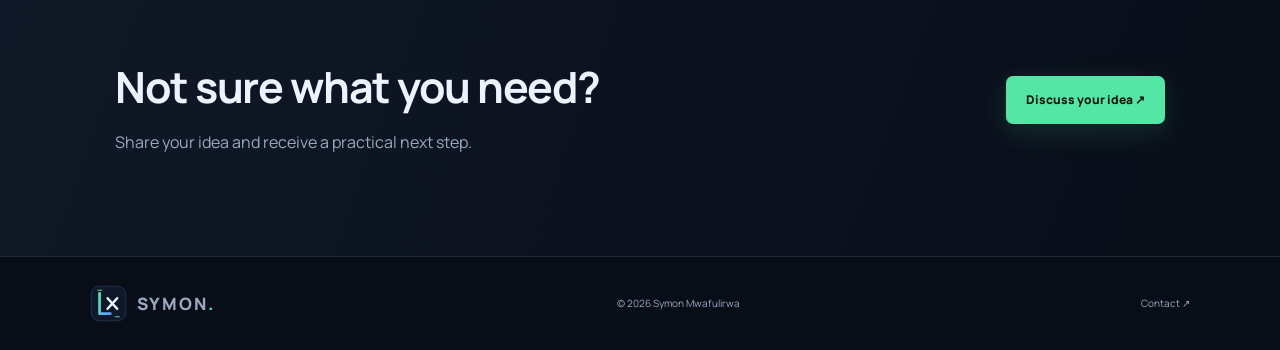
<file: services.html>
<!DOCTYPE html><html lang="en"><head><meta charset="UTF-8"><meta name="viewport" content="width=device-width,initial-scale=1"><title>Services | Symon Mwafulirwa</title><meta name="description" content="Website design, development, e-commerce, school websites and web application services in Malawi."><link rel="icon" href="favicon.svg"><link rel="stylesheet" href="style.css"><script defer src="translations.js"></script><script defer src="script.js"></script></head><body><header class="header"><a class="brand" href="index.html"><img src="logo.svg"><span>SYMON<span class="accent">.</span></span></a><button class="menu-toggle">☰</button><nav class="nav"><a href="index.html">Home</a><a href="about.html">About</a><a href="portfolio.html">Portfolio</a><a class="active" href="services.html">Services</a><a href="blog.html">Blog</a><a href="contact.html">Contact</a></nav><div class="header-tools"><select id="language"><option value="en">🇬🇧 EN</option><option value="ny">🇲🇼 NY</option></select><select id="theme"><option value="dark">Developer</option><option value="cyber">Cyberpunk</option><option value="gold">Gold</option><option value="malawi">Malawi</option></select></div></header><main><section class="page-hero section"><span class="eyebrow">03 / SERVICES</span><h1>Digital craft for <span class="gradient-text">real-world goals.</span></h1><p>Flexible development services for entrepreneurs, schools, organisations and growing businesses.</p></section><section class="section"><div class="service-grid service-grid-large"><article class="service-card"><span>01</span><div class="service-icon">⌘</div><h3>Website Design & Development</h3><p>Modern, responsive websites that explain your offer, build trust and help customers take action.</p><a href="contact.html?service=Website%20Design">Discuss this service ↗</a></article><article class="service-card"><span>02</span><div class="service-icon">▤</div><h3>Business & Portfolio Websites</h3><p>Professional online homes for businesses, freelancers, professionals and personal brands.</p><a href="contact.html?service=Business%20Website">Discuss this service ↗</a></article><article class="service-card"><span>03</span><div class="service-icon">▣</div><h3>School & Church Websites</h3><p>Information-rich websites for education, ministries and community organisations.</p><a href="contact.html?service=School%20or%20Church%20Website">Discuss this service ↗</a></article><article class="service-card"><span>04</span><div class="service-icon">🛍</div><h3>E-Commerce Platforms</h3><p>Product catalogues, shopping experiences and clear customer enquiry journeys.</p><a href="contact.html?service=E-commerce">Discuss this service ↗</a></article><article class="service-card"><span>05</span><div class="service-icon">⌘</div><h3>Web Applications & Systems</h3><p>Interactive web tools and custom systems planned around your requirements.</p><a href="contact.html?service=Web%20Application">Discuss this service ↗</a></article><article class="service-card"><span>06</span><div class="service-icon">↗</div><h3>Maintenance, SEO & Optimisation</h3><p>Content updates, technical improvements, search basics and performance refinement.</p><a href="contact.html?service=Maintenance">Discuss this service ↗</a></article><article class="service-card"><span>07</span><div class="service-icon">♫</div><h3>Music & Entertainment Platforms</h3><p>Artist pages, music showcases and entertainment brand websites.</p><a href="contact.html?service=Music%20Platform">Discuss this service ↗</a></article><article class="service-card"><span>08</span><div class="service-icon">✳</div><h3>UI/UX & Graphic Design</h3><p>Clean interface concepts and visual assets to give your digital brand consistency.</p><a href="contact.html?service=UI%2FUX%20Design">Discuss this service ↗</a></article><article class="service-card"><span>09</span><div class="service-icon">🌐</div><h3>Hosting & Deployment Guidance</h3><p>Practical assistance preparing static websites for hosting and launch.</p><a href="contact.html?service=Hosting">Discuss this service ↗</a></article></div></section><section class="cta section"><div><h2>Not sure what you need?</h2><p>Share your idea and receive a practical next step.</p></div><a class="btn primary" href="contact.html">Discuss your idea ↗</a></section></main><footer class="footer"><a class="brand" href="index.html"><img src="logo.svg"><span>SYMON<span class="accent">.</span></span></a><p>© <span id="year"></span> Symon Mwafulirwa</p><a href="contact.html">Contact ↗</a></footer><button class="back-top">↑</button></body></html>
</file>
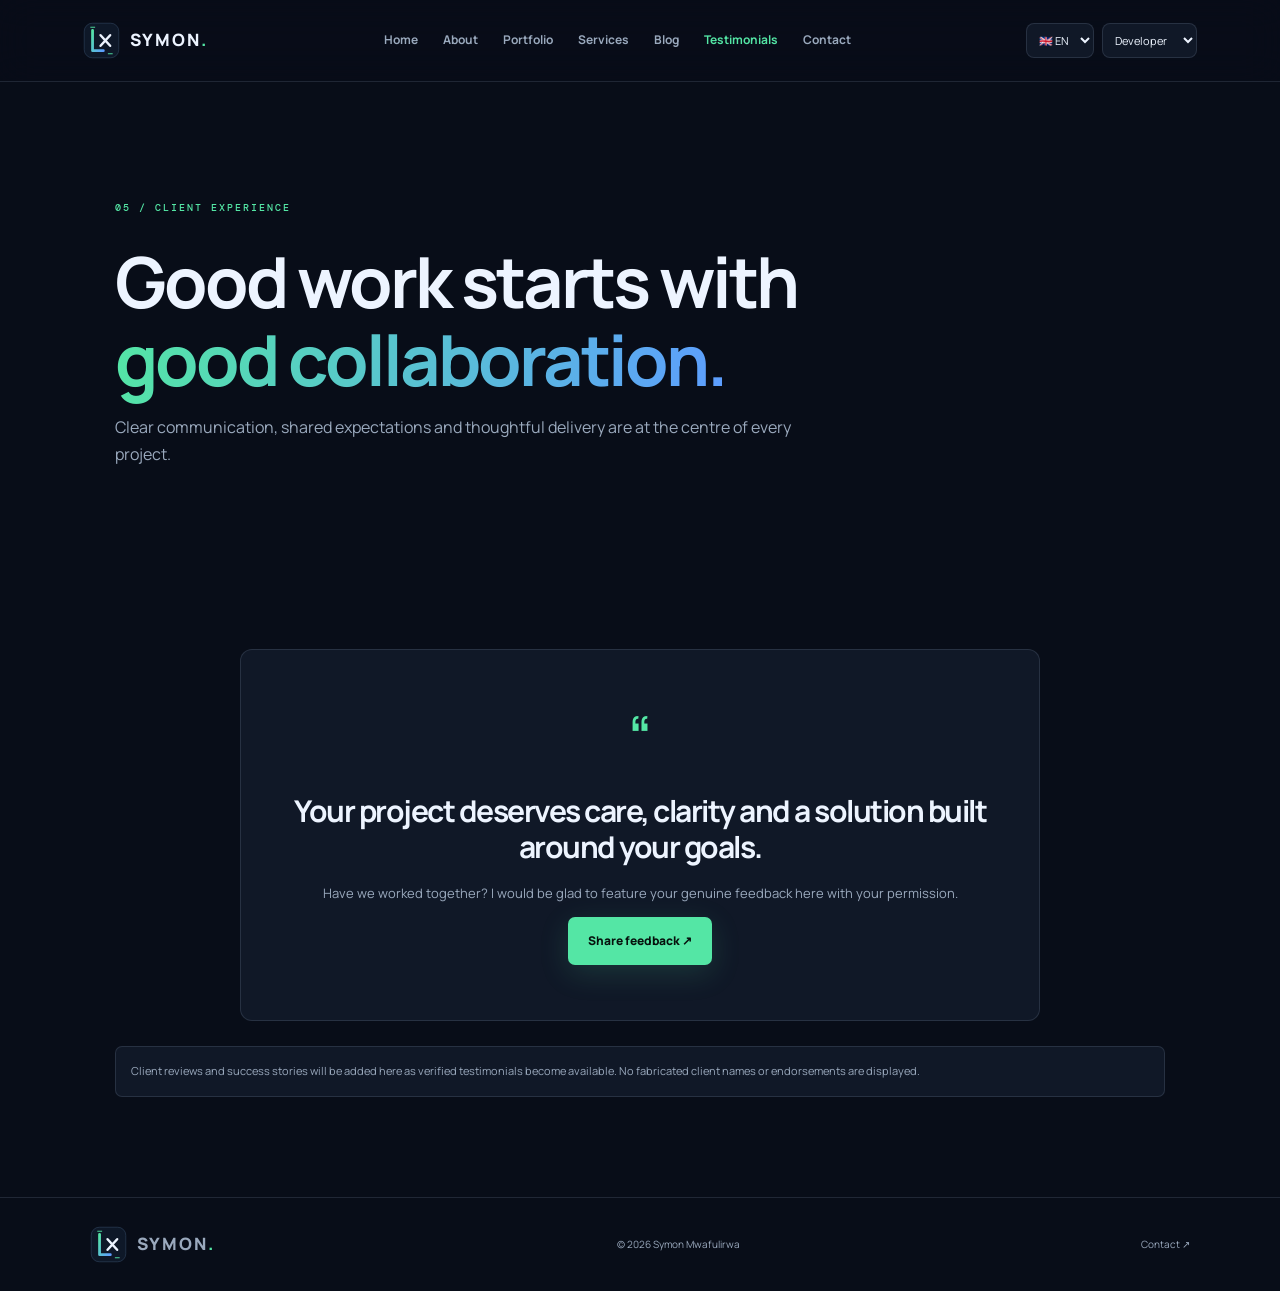
<file: testimonials.html>
<!DOCTYPE html><html lang="en"><head><meta charset="UTF-8"><meta name="viewport" content="width=device-width,initial-scale=1"><title>Testimonials | Symon Mwafulirwa</title><meta name="description" content="Client feedback and project success stories for Symon Mwafulirwa."><link rel="icon" href="favicon.svg"><link rel="stylesheet" href="style.css"><script defer src="translations.js"></script><script defer src="script.js"></script></head><body><header class="header"><a class="brand" href="index.html"><img src="logo.svg"><span>SYMON<span class="accent">.</span></span></a><button class="menu-toggle">☰</button><nav class="nav"><a href="index.html">Home</a><a href="about.html">About</a><a href="portfolio.html">Portfolio</a><a href="services.html">Services</a><a href="blog.html">Blog</a><a class="active" href="testimonials.html">Testimonials</a><a href="contact.html">Contact</a></nav><div class="header-tools"><select id="language"><option value="en">🇬🇧 EN</option><option value="ny">🇲🇼 NY</option></select><select id="theme"><option value="dark">Developer</option><option value="cyber">Cyberpunk</option><option value="gold">Gold</option><option value="malawi">Malawi</option></select></div></header><main><section class="page-hero section"><span class="eyebrow">05 / CLIENT EXPERIENCE</span><h1>Good work starts with <span class="gradient-text">good collaboration.</span></h1><p>Clear communication, shared expectations and thoughtful delivery are at the centre of every project.</p></section><section class="section"><div class="testimonial-feature"><span class="quote-mark">“</span><h2>Your project deserves care, clarity and a solution built around your goals.</h2><p>Have we worked together? I would be glad to feature your genuine feedback here with your permission.</p><a class="btn primary" href="contact.html?subject=Client%20feedback">Share feedback ↗</a></div><div class="notice">Client reviews and success stories will be added here as verified testimonials become available. No fabricated client names or endorsements are displayed.</div></section></main><footer class="footer"><a class="brand" href="index.html"><img src="logo.svg"><span>SYMON<span class="accent">.</span></span></a><p>© <span id="year"></span> Symon Mwafulirwa</p><a href="contact.html">Contact ↗</a></footer><button class="back-top">↑</button></body></html>
</file>
<file: style.css>
@import url('https://fonts.googleapis.com/css2?family=DM+Mono:wght@400;500&family=Manrope:wght@400;500;600;700;800&display=swap');
:root{--bg:#080d18;--panel:#101827;--panel2:#131f30;--text:#edf4ff;--muted:#9aa9bd;--line:rgba(174,196,224,.14);--accent:#54e6a5;--accent2:#5d9dff;--glow:rgba(84,230,165,.15);--shadow:0 24px 70px rgba(0,0,0,.28);color-scheme:dark}
:root[data-theme="cyber"]{--bg:#10091b;--panel:#1d1030;--panel2:#27123c;--text:#fff0ff;--muted:#c0a9d1;--accent:#ff4fd8;--accent2:#51e6ff;--glow:rgba(255,79,216,.17)}
:root[data-theme="gold"]{--bg:#101010;--panel:#1b1b1b;--panel2:#242424;--text:#fffaf0;--muted:#c1b9a9;--accent:#e9bd61;--accent2:#fff0c2;--glow:rgba(233,189,97,.15)}
:root[data-theme="malawi"]{--bg:#0b100d;--panel:#151d17;--panel2:#1c281f;--text:#f2fff4;--muted:#a9b9ad;--accent:#e34d4d;--accent2:#53c879;--glow:rgba(83,200,121,.15)}
*{box-sizing:border-box}html{scroll-behavior:smooth;scroll-padding-top:90px}body{margin:0;background:var(--bg);color:var(--text);font-family:Manrope,Arial,sans-serif;line-height:1.7;transition:background .25s,color .25s}a{color:inherit;text-decoration:none}button,input,select,textarea{font:inherit}.header{height:82px;padding:0 6.5%;display:flex;align-items:center;justify-content:space-between;gap:25px;position:sticky;top:0;z-index:20;background:color-mix(in srgb,var(--bg) 88%,transparent);backdrop-filter:blur(18px);border-bottom:1px solid var(--line)}.brand{display:flex;align-items:center;gap:10px;font-weight:800;letter-spacing:2px;font-size:17px;white-space:nowrap}.brand img{width:37px;height:37px}.accent{color:var(--accent)}.nav{display:flex;gap:25px}.nav a{font-size:12px;color:var(--muted);font-weight:700;transition:.2s}.nav a:hover,.nav a.active{color:var(--accent)}.header-tools{display:flex;gap:8px}.header-tools select{background:var(--panel);color:var(--text);border:1px solid var(--line);border-radius:8px;padding:8px;font-size:11px}.menu-toggle{display:none;background:none;color:var(--text);border:0;font-size:24px}.section{padding:100px 9%}.compact{padding-top:40px;padding-bottom:40px}.hero{min-height:650px;display:grid;grid-template-columns:1.05fr .95fr;align-items:center;gap:50px;overflow:hidden}.eyebrow{font:500 10px 'DM Mono',monospace;letter-spacing:2px;color:var(--accent);text-transform:uppercase}.eyebrow i{display:inline-block;width:7px;height:7px;background:var(--accent);border-radius:50%;margin-right:9px;box-shadow:0 0 14px var(--accent)}h1,h2,h3,p{margin-top:0}h1{font-size:clamp(42px,5.5vw,72px);line-height:1.1;letter-spacing:-3px;margin:24px 0 16px}h2{font-size:clamp(28px,3.5vw,43px);line-height:1.2;letter-spacing:-1.5px;margin:17px 0}.hero h2{font-size:17px;letter-spacing:0;font-weight:600}.muted,.hero-lead,.page-hero p,.intro-grid p{color:var(--muted)}.gradient-text{background:linear-gradient(100deg,var(--accent),var(--accent2));-webkit-background-clip:text;background-clip:text;color:transparent}.hero-lead{font-size:16px;max-width:530px}.typing-line{font:13px 'DM Mono',monospace;color:var(--muted);margin:23px 0}.typing-line strong{color:var(--accent)}.cursor{animation:blink .8s infinite;color:var(--accent)}@keyframes blink{50%{opacity:0}}.actions{display:flex;align-items:center;gap:12px;flex-wrap:wrap}.btn{display:inline-flex;justify-content:center;align-items:center;padding:13px 19px;border-radius:7px;font-size:12px;font-weight:800;transition:.2s;border:1px solid transparent;cursor:pointer}.btn:hover{transform:translateY(-3px)}.primary{background:var(--accent);color:#07120e;box-shadow:0 8px 30px var(--glow)}.secondary{border-color:var(--line);background:var(--panel);color:var(--text)}.text-link{font-size:12px;color:var(--muted);padding:10px}.social-proof{display:flex;align-items:center;gap:13px;margin-top:34px;color:var(--muted);font-size:11px}.avatar-stack{display:flex}.avatar-stack b{width:28px;height:28px;display:grid;place-items:center;border-radius:50%;background:var(--panel2);border:2px solid var(--bg);margin-left:-5px;font-size:8px;color:var(--accent)}.hero-visual{position:relative;min-height:440px;display:grid;place-items:center}.code-card{z-index:2;width:min(100%,490px);background:#0b1422;border:1px solid rgba(123,164,210,.25);border-radius:14px;box-shadow:var(--shadow);transform:rotate(1deg);overflow:hidden}.window-dots{height:43px;border-bottom:1px solid #243348;display:flex;align-items:center;padding:0 15px;gap:6px;color:#71849d;font:10px 'DM Mono'}.window-dots i{width:8px;height:8px;border-radius:50%;background:#ff6678}.window-dots i:nth-child(2){background:#f7c45a}.window-dots i:nth-child(3){background:#4cdb9b}.window-dots span{margin-left:auto}.code-card pre{padding:18px 22px;overflow:auto;color:#c4d2e4;font:12px/2 'DM Mono',monospace}.code-purple{color:#d49aff}.code-green{color:#8be5b3}.code-orange{color:#ffc46b}.code-blue{color:#70b7ff}.code-footer{display:flex;justify-content:space-between;padding:11px 18px;border-top:1px solid #243348;color:#79dba7;font:9px 'DM Mono'}.orbit{position:absolute;border:1px solid var(--line);border-radius:50%;width:410px;height:410px}.orbit-two{width:500px;height:500px;border-style:dashed;opacity:.45}.hero-glow{position:absolute;width:270px;height:270px;background:var(--glow);filter:blur(70px);border-radius:50%}.float-tag{position:absolute;z-index:3;background:var(--panel2);border:1px solid var(--line);padding:10px 14px;border-radius:8px;font:10px 'DM Mono';box-shadow:var(--shadow)}.tag-one{top:55px;right:-10px;color:var(--accent)}.tag-two{bottom:45px;left:-5px;color:var(--accent2)}.stats{display:grid;grid-template-columns:repeat(4,1fr);border-top:1px solid var(--line);border-bottom:1px solid var(--line)}.stat{display:flex;flex-direction:column;align-items:center;gap:3px;border-right:1px solid var(--line)}.stat:last-child{border:0}.stat strong{font-size:29px;color:var(--accent)}.stat span{font-size:10px;color:var(--muted)}.section-heading{max-width:700px;margin-bottom:42px}.section-heading h2{margin-bottom:0}.intro{padding-top:115px;padding-bottom:110px}.intro-grid{display:flex;justify-content:space-between;align-items:center;gap:40px}.intro-grid p{max-width:670px;font-size:16px}.circle-link{width:55px;height:55px;border:1px solid var(--accent);color:var(--accent);border-radius:50%;display:grid;place-items:center;font-size:25px}.dark-panel{background:var(--panel);border-top:1px solid var(--line);border-bottom:1px solid var(--line)}.service-grid{display:grid;grid-template-columns:repeat(3,1fr);gap:15px}.service-card{position:relative;padding:27px;background:var(--bg);border:1px solid var(--line);border-radius:10px;min-height:235px;transition:.25s}.service-card:hover,.project-card:hover,.blog-card:hover{transform:translateY(-5px);border-color:var(--accent)}.service-card>span{position:absolute;right:22px;top:20px;color:var(--muted);font:11px 'DM Mono'}.service-icon{font-size:28px;color:var(--accent);margin:10px 0 18px}.service-card h3{font-size:16px}.service-card p{font-size:12px;color:var(--muted)}.service-card a{font-size:10px;color:var(--accent);font-weight:800}.row-heading{display:flex;align-items:end;justify-content:space-between;max-width:none}.row-heading .text-link{color:var(--accent)}.project-grid{display:grid;grid-template-columns:repeat(3,1fr);gap:20px}.project-card{border:1px solid var(--line);border-radius:10px;overflow:hidden;background:var(--panel);transition:.25s}.project-art{height:210px;display:flex;flex-direction:column;align-items:center;justify-content:center;position:relative;overflow:hidden}.project-art:before,.project-art:after{content:"";position:absolute;width:220px;height:220px;border:1px solid #ffffff30;border-radius:50%}.project-art:after{width:280px;height:280px}.project-art span{font-size:65px;font-weight:800;z-index:1;letter-spacing:-5px}.project-art small{z-index:1;font:10px 'DM Mono';letter-spacing:3px}.art-blue{background:linear-gradient(135deg,#123b73,#09172c)}.art-green{background:linear-gradient(135deg,#12604a,#0c2a2b)}.art-purple{background:linear-gradient(135deg,#59348b,#211538)}.art-gold{background:linear-gradient(135deg,#8b6425,#2b2112)}.art-slate{background:linear-gradient(135deg,#526b7e,#172b3d)}.art-pink{background:linear-gradient(135deg,#8e326a,#35172f)}.project-meta{padding:17px;display:flex;align-items:center;justify-content:space-between}.project-meta h3{font-size:14px;margin:0}.project-meta p{font-size:10px;color:var(--muted);margin:3px 0}.project-meta small{font:9px 'DM Mono';color:var(--accent)}.project-meta>a{color:var(--accent);font-size:23px}.cta{display:flex;align-items:center;justify-content:space-between;gap:30px;background:linear-gradient(110deg,var(--panel),var(--bg))}.cta p{color:var(--muted);margin:0}.footer{border-top:1px solid var(--line);padding:28px 7%;display:flex;align-items:center;justify-content:space-between;gap:20px;color:var(--muted);font-size:10px}.footer p{margin:0}.footer>div{display:flex;gap:20px}.footer a:hover{color:var(--accent)}.page-hero{padding-top:110px;padding-bottom:65px;max-width:1050px}.page-hero h1{max-width:850px}.page-hero p{max-width:680px}.about-layout{display:grid;grid-template-columns:.8fr 1.2fr;gap:65px;align-items:center;padding-top:40px}.profile-placeholder{min-height:380px;background:radial-gradient(circle at 50% 35%,var(--panel2),var(--panel));border:1px solid var(--line);border-radius:14px;display:flex;flex-direction:column;align-items:center;justify-content:center;gap:22px;color:var(--muted);font:10px 'DM Mono';letter-spacing:2px}.profile-monogram{width:170px;height:170px;border-radius:50%;border:1px solid var(--accent);display:grid;place-items:center;font-size:55px;font-weight:800;color:var(--accent);box-shadow:0 0 70px var(--glow)}.about-layout p{color:var(--muted);font-size:13px}.pill-list{display:flex;gap:8px;flex-wrap:wrap;margin:25px 0}.pill-list span{font-size:10px;padding:7px 10px;border:1px solid var(--line);border-radius:20px;color:var(--accent)}.skills-grid{display:grid;grid-template-columns:repeat(2,1fr);gap:14px}.skill-group{padding:22px;border:1px solid var(--line);border-radius:8px;background:var(--bg)}.skill-group h3{font-size:15px;color:var(--accent)}.skill-group p{color:var(--muted);font-size:12px;margin:0}.timeline{display:grid;grid-template-columns:repeat(4,1fr);gap:18px}.timeline article{border-top:1px solid var(--accent);padding-top:18px}.timeline b{color:var(--accent);font:12px 'DM Mono'}.timeline h3{font-size:16px;margin:10px 0}.timeline p{font-size:11px;color:var(--muted)}.portfolio-controls{display:flex;justify-content:space-between;gap:20px;align-items:center;margin-bottom:28px}.portfolio-controls input{background:var(--panel);border:1px solid var(--line);border-radius:7px;padding:12px 15px;color:var(--text);min-width:250px}.filters{display:flex;gap:7px;flex-wrap:wrap}.filter{background:var(--panel);border:1px solid var(--line);color:var(--muted);padding:9px 13px;border-radius:6px;font-size:10px;cursor:pointer}.filter.active,.filter:hover{background:var(--accent);color:#08120d}.portfolio-grid{grid-template-columns:repeat(3,1fr)}.notice,.empty-state{background:var(--panel);border:1px solid var(--line);padding:15px;border-radius:7px;color:var(--muted);font-size:11px;margin-top:25px}.service-grid-large{grid-template-columns:repeat(3,1fr)}.blog-grid{display:grid;grid-template-columns:repeat(3,1fr);gap:16px}.blog-card{padding:25px;background:var(--panel);border:1px solid var(--line);border-radius:9px;transition:.25s}.blog-card h3{font-size:17px;margin:20px 0 10px}.blog-card p{color:var(--muted);font-size:12px}.blog-card>a{font-size:11px;color:var(--accent);font-weight:800}.testimonial-feature{max-width:800px;margin:auto;text-align:center;padding:55px 30px;background:var(--panel);border:1px solid var(--line);border-radius:12px}.quote-mark{font-size:70px;color:var(--accent);line-height:1}.testimonial-feature h2{font-size:30px}.testimonial-feature p{color:var(--muted);font-size:13px}.contact-layout{display:grid;grid-template-columns:.85fr 1.15fr;gap:55px;padding-top:30px}.contact-info h2{margin-bottom:35px}.contact-row{display:flex;align-items:center;gap:15px;padding:17px 0;border-bottom:1px solid var(--line)}.contact-row>span{width:38px;height:38px;display:grid;place-items:center;border:1px solid var(--line);border-radius:8px;color:var(--accent);font-size:18px}.contact-row div{display:flex;flex-direction:column}.contact-row small{font:9px 'DM Mono';color:var(--muted);letter-spacing:1px}.contact-row b{font-size:13px}.quick-actions{display:flex;gap:10px;margin-top:24px}.small-note,.form-hint{font-size:10px;color:var(--muted);margin-top:20px}.contact-form{padding:30px;background:var(--panel);border:1px solid var(--line);border-radius:10px}.contact-form h2{font-size:23px;margin-bottom:25px}.form-grid{display:grid;grid-template-columns:1fr 1fr;gap:15px}.form-grid label{font-size:10px;color:var(--muted);display:flex;flex-direction:column;gap:7px}.form-grid input,.form-grid select,.form-grid textarea{width:100%;background:var(--bg);border:1px solid var(--line);border-radius:6px;padding:12px;color:var(--text);font-size:12px;outline:none}.form-grid input:focus,.form-grid textarea:focus,.form-grid select:focus{border-color:var(--accent)}.form-grid .full{grid-column:1/-1}.submit-btn{margin-top:20px;width:100%}.scroll-progress{position:fixed;top:0;left:0;width:0;height:3px;background:var(--accent);z-index:50}.back-top,.chat-launch{position:fixed;right:22px;bottom:22px;width:43px;height:43px;border:1px solid var(--line);border-radius:50%;background:var(--accent);color:#07120e;font-size:20px;cursor:pointer;z-index:15;opacity:0;pointer-events:none;transition:.2s}.back-top.show{opacity:1;pointer-events:auto}.chat-launch{bottom:76px;opacity:1;pointer-events:auto;font-size:17px}.chat-box{display:none;position:fixed;right:22px;bottom:128px;width:270px;padding:15px;background:var(--panel);border:1px solid var(--line);border-radius:10px;z-index:30;box-shadow:var(--shadow)}.chat-box.open{display:block}.chat-head{display:flex;justify-content:space-between;align-items:center;font-size:12px}.chat-close{background:none;border:0;color:var(--text);font-size:22px}.chat-box p{font-size:11px;color:var(--muted);margin:14px 0}.chat-choices{display:grid;gap:8px}.chat-choices a{font-size:11px;color:var(--accent);padding:9px;background:var(--bg);border-radius:5px}.no-results{display:none}
@media(max-width:1050px){.header{padding:0 4%}.nav{gap:13px}.nav a{font-size:10px}.section{padding-left:6%;padding-right:6%}.hero{gap:25px}.code-card pre{font-size:10px}.service-grid,.project-grid,.portfolio-grid,.service-grid-large,.blog-grid{grid-template-columns:repeat(2,1fr)}}
@media(max-width:760px){.header{height:70px;padding:0 5%;gap:10px}.menu-toggle{display:block;order:3}.nav{display:none;position:absolute;top:69px;left:0;right:0;background:var(--panel);padding:20px 6%;border-bottom:1px solid var(--line);flex-direction:column;gap:17px}.nav.open{display:flex}.nav a{font-size:13px}.header-tools{margin-left:auto}.header-tools select{font-size:9px;padding:7px 5px}.brand{font-size:14px}.brand img{width:32px}.hero{grid-template-columns:1fr;padding-top:75px;min-height:0}.hero-visual{min-height:370px;margin-top:5px}.orbit{width:310px;height:310px}.orbit-two{width:360px;height:360px}.code-card{width:100%}.code-card pre{font-size:10px;padding:12px}.tag-one{right:0;top:15px}.tag-two{left:0;bottom:15px}.stats{grid-template-columns:repeat(2,1fr);gap:20px 0}.stat:nth-child(2){border:0}.stat{padding:10px}.section{padding-top:75px;padding-bottom:75px}.intro-grid{align-items:flex-start}.service-grid,.project-grid,.portfolio-grid,.service-grid-large,.blog-grid{grid-template-columns:1fr}.row-heading{align-items:flex-start;flex-direction:column}.about-layout,.contact-layout{grid-template-columns:1fr;gap:35px}.profile-placeholder{min-height:280px}.timeline{grid-template-columns:repeat(2,1fr)}.portfolio-controls{align-items:stretch;flex-direction:column}.portfolio-controls input{min-width:0;width:100%}.filters{overflow:auto}.cta{align-items:flex-start;flex-direction:column}.footer{flex-wrap:wrap}.footer p{order:3;width:100%}.page-hero{padding-top:80px}.page-hero h1{font-size:44px}.contact-form{padding:20px}}
@media(max-width:420px){.header-tools select:last-child{max-width:78px}.hero h1{font-size:42px}.hero h2{font-size:14px}.form-grid{grid-template-columns:1fr}.form-grid .full{grid-column:auto}.timeline{grid-template-columns:1fr}.actions .btn{padding:12px 13px}.code-card pre{font-size:8px}.hero-visual{min-height:310px}}
@media(prefers-reduced-motion:reduce){*,*::before,*::after{scroll-behavior:auto!important;animation-duration:.01ms!important;transition-duration:.01ms!important}}
</file>
